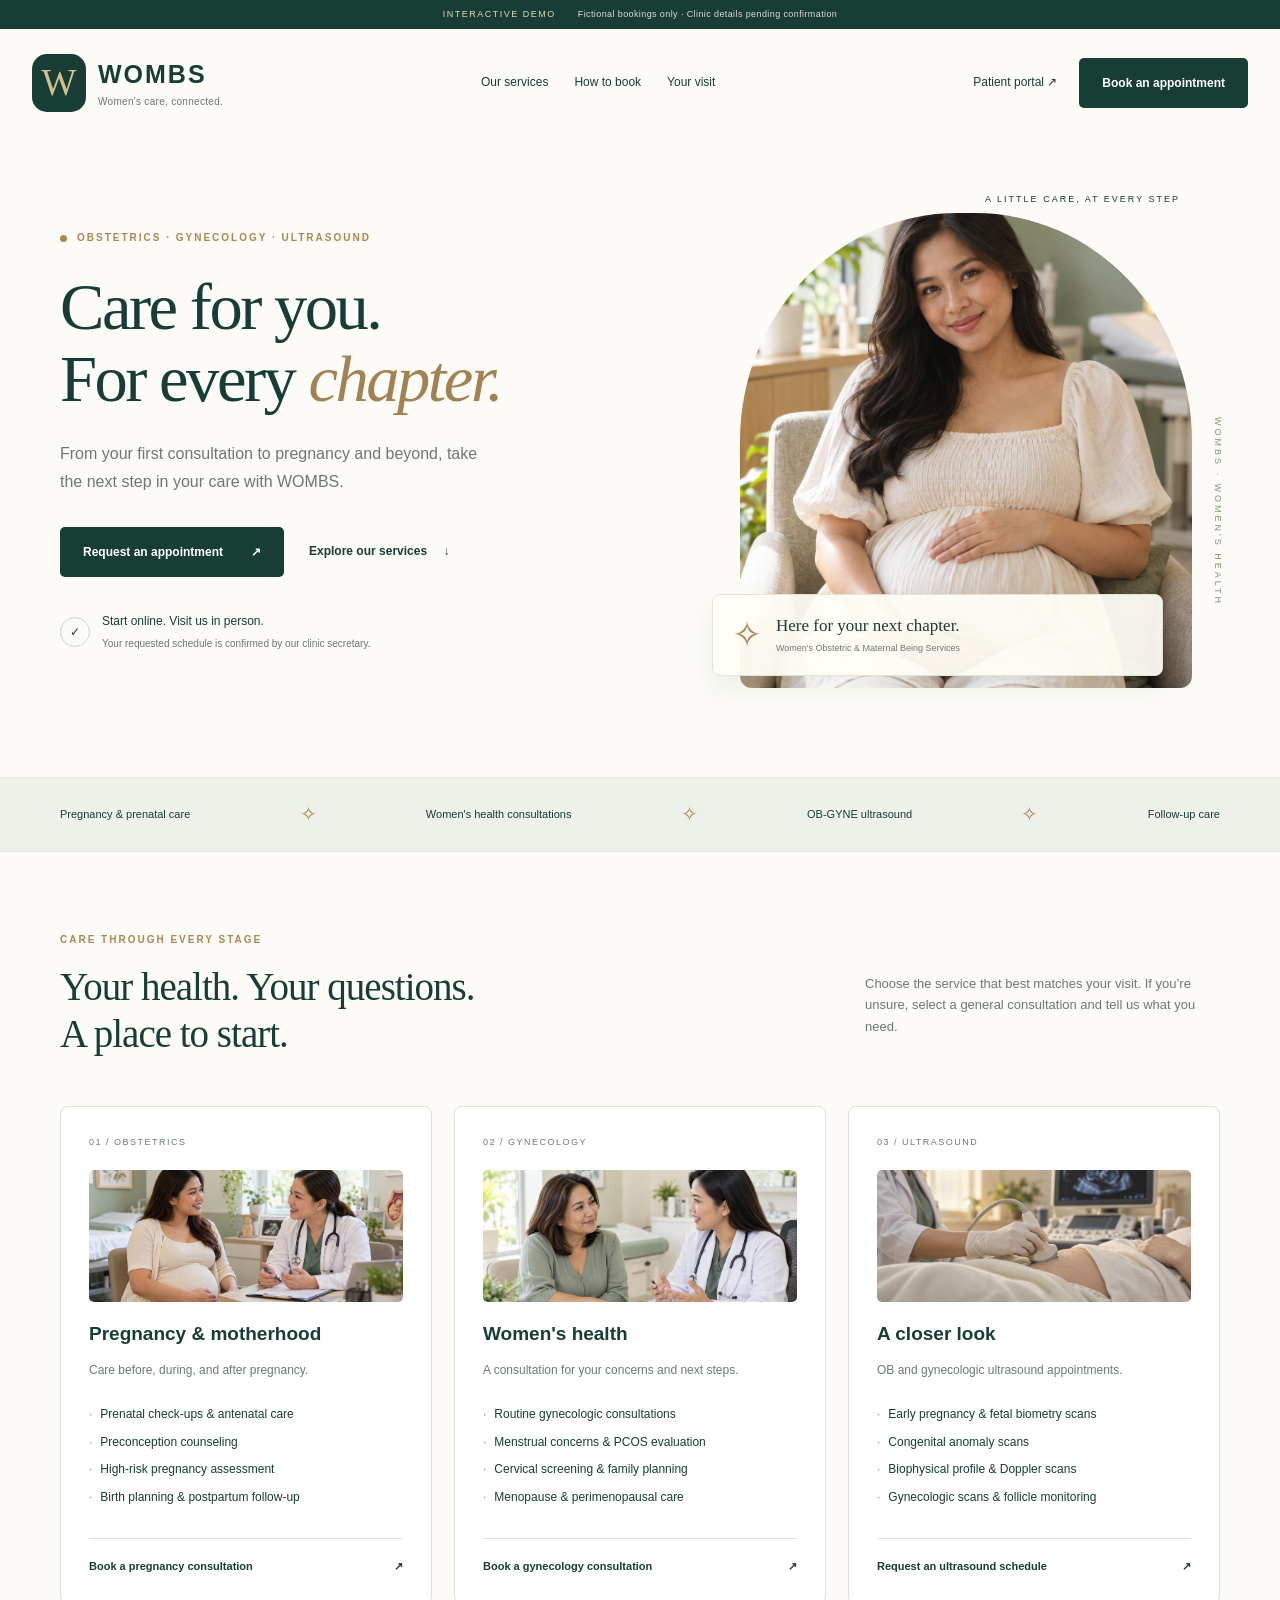
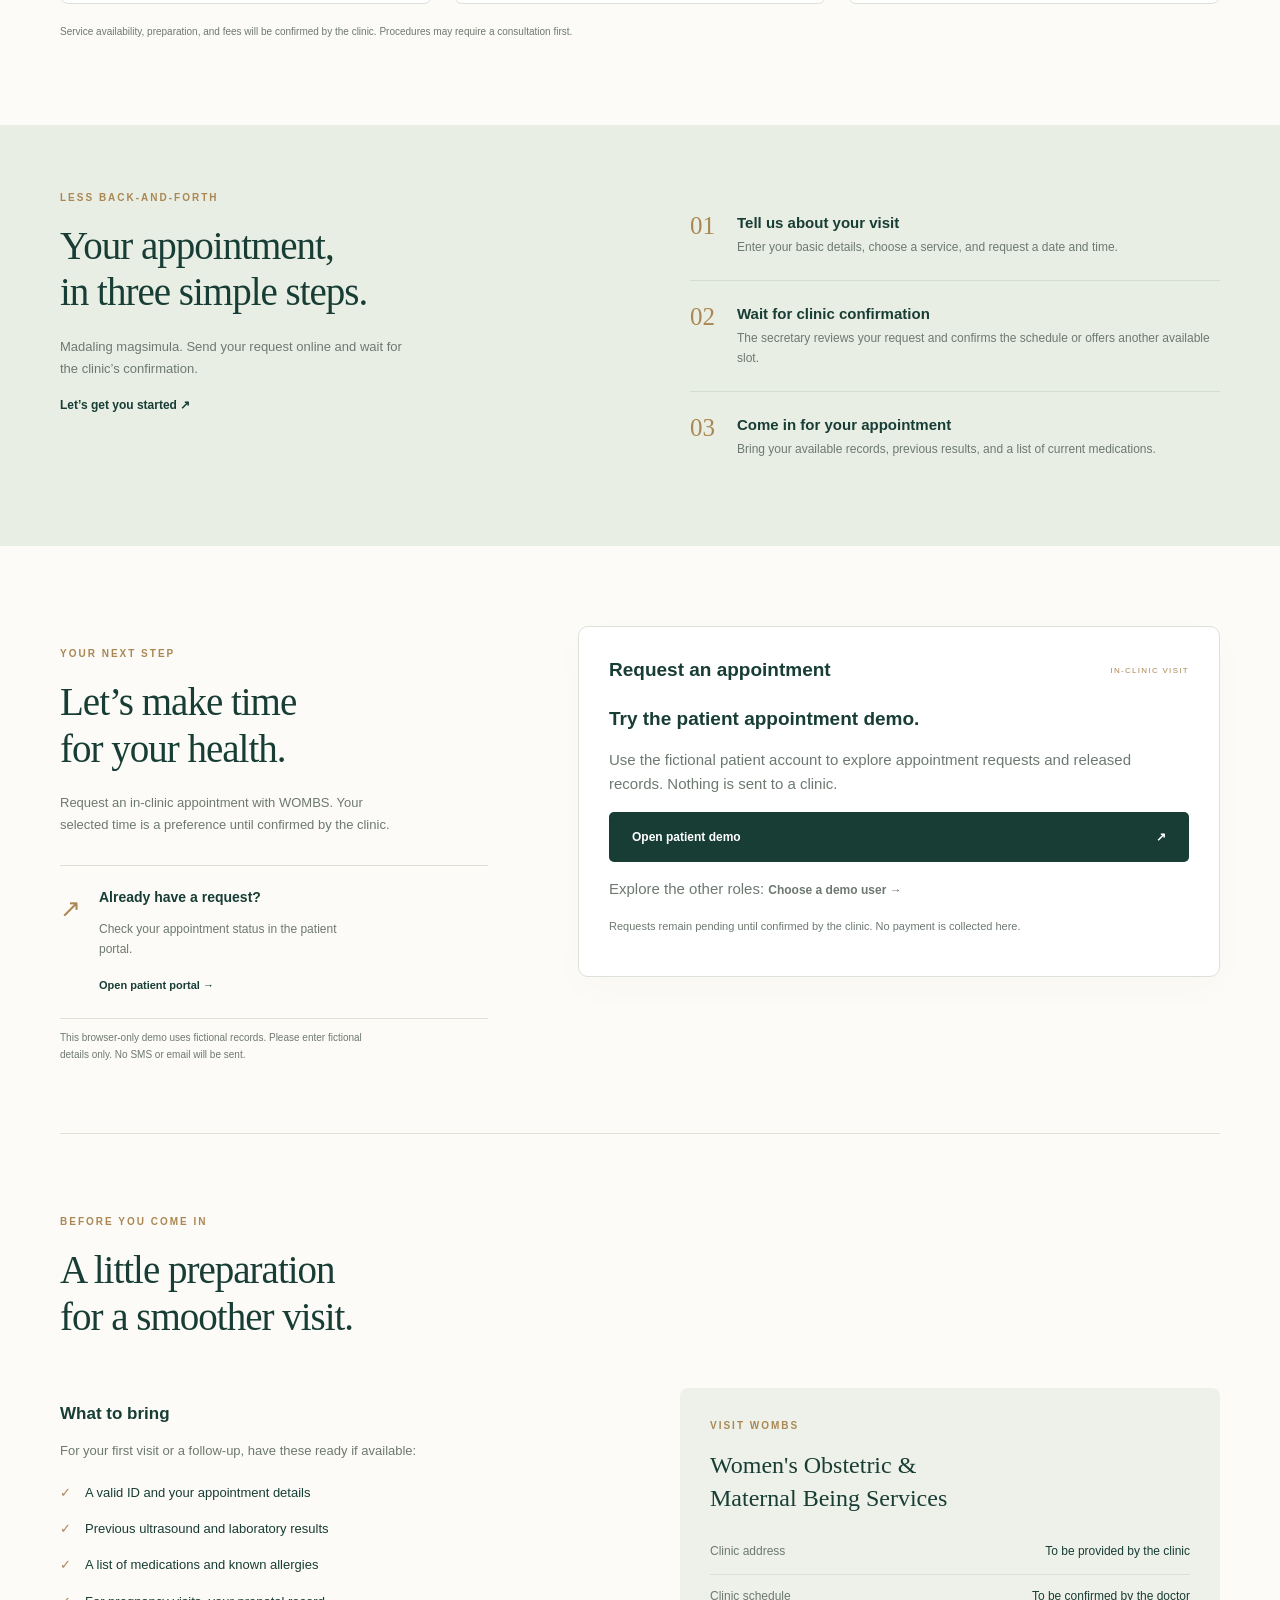
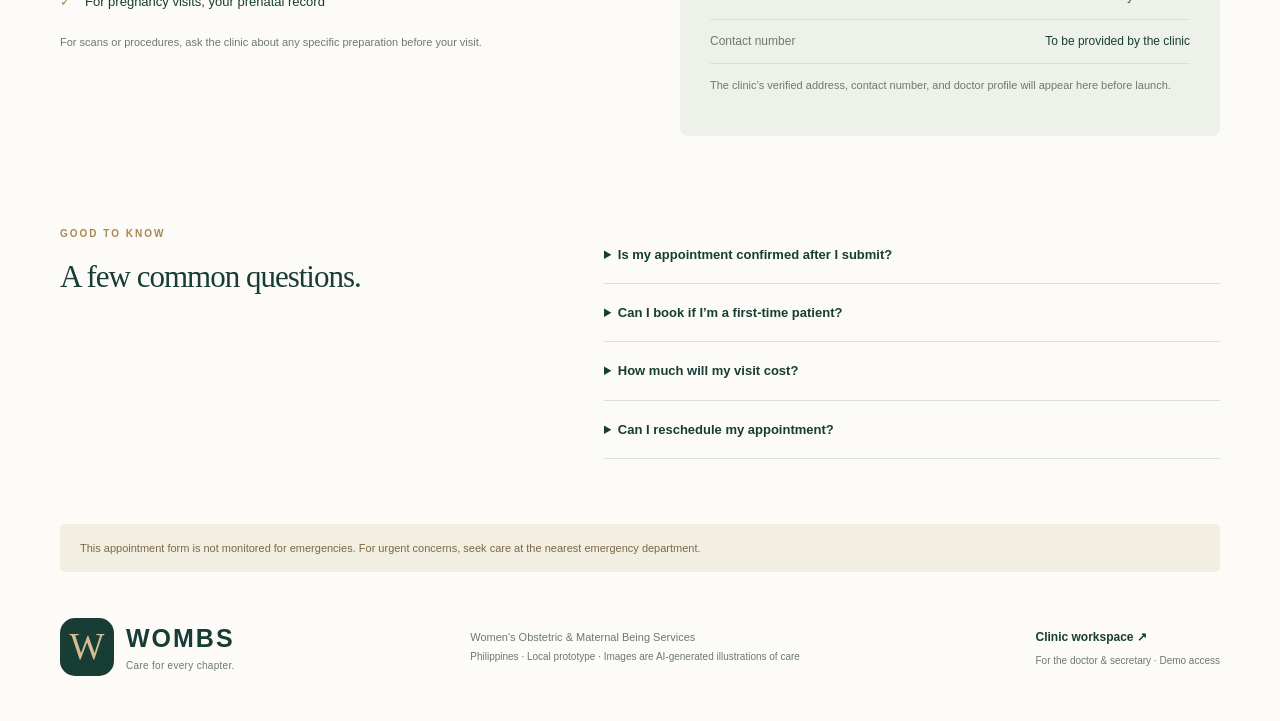
<file: index.html>
<!doctype html><html lang="en-PH"><head><meta charset="utf-8"><meta name="viewport" content="width=device-width,initial-scale=1"><meta name="theme-color" content="#183d37"><meta name="description" content="Get started with a WOMBS OB-GYNE appointment. Explore women's health, pregnancy care, and ultrasound services."><title>WOMBS · Care for every chapter</title><link rel="stylesheet" href="landing.css?v=8"><link rel="manifest" href="manifest.webmanifest"><link rel="stylesheet" href="tooltips.css?v=11"></head><body>
<div class="prototype-bar">INTERACTIVE DEMO <span>Fictional bookings only · Clinic details pending confirmation</span></div>
<header class="site-header"><a class="wordmark" href="#home" aria-label="WOMBS home"><b>W</b><span>WOMBS<small>Women's care, connected.</small></span></a><nav aria-label="Main navigation"><a href="#services">Our services</a><a href="#how-it-works">How to book</a><a href="#visit">Your visit</a></nav><div class="header-actions"><a class="portal" href="clinic.html?role=Patient">Patient portal ↗</a><a class="button dark" href="#appointment">Book an appointment</a></div></header>
<main><section class="hero wrap" id="home"><div class="hero-copy"><div class="eyebrow"><span></span> OBSTETRICS · GYNECOLOGY · ULTRASOUND</div><h1>Care for you.<br>For every <em>chapter.</em></h1><p>From your first consultation to pregnancy and beyond, take the next step in your care with WOMBS.</p><div class="hero-actions"><a class="button dark" href="#appointment">Request an appointment <span>↗</span></a><a class="text-link" href="#services">Explore our services <span>↓</span></a></div><div class="hero-note"><span class="mini-icon">✓</span><div>Start online. Visit us in person.<small>Your requested schedule is confirmed by our clinic secretary.</small></div></div></div><div class="hero-art"><span class="art-caption">A LITTLE CARE, AT EVERY STEP</span><img src="assets/wombs-hero-photo.png" alt="Illustrative image of a Filipina expectant mother in a clinic" fetchpriority="high" width="1024" height="1536"><div class="art-label"><span>✧</span><div>Here for your next chapter.<small>Women's Obstetric & Maternal Being Services</small></div></div><span class="vertical-label">WOMBS · WOMEN'S HEALTH</span></div></section>
<div class="care-strip"><div class="wrap"><span>Pregnancy & prenatal care</span><i>✧</i><span>Women's health consultations</span><i>✧</i><span>OB-GYNE ultrasound</span><i>✧</i><span>Follow-up care</span></div></div>
<section class="wrap section" id="services"><div class="section-heading"><div><div class="eyebrow">CARE THROUGH EVERY STAGE</div><h2>Your health. Your questions.<br>A place to start.</h2></div><p>Choose the service that best matches your visit. If you’re unsure, select a general consultation and tell us what you need.</p></div><div class="service-grid"><article class="service-card"><span class="service-no">01 / OBSTETRICS</span><img class="service-photo service-photo-obstetrics" src="assets/wombs-obstetrics-photo.png" alt="Illustrative prenatal consultation with a Filipina patient and female doctor" loading="lazy" width="1774" height="887"><h3>Pregnancy & motherhood</h3><p>Care before, during, and after pregnancy.</p><ul><li>Prenatal check-ups & antenatal care</li><li>Preconception counseling</li><li>High-risk pregnancy assessment</li><li>Birth planning & postpartum follow-up</li></ul><button data-service="Prenatal check-up">Book a pregnancy consultation <span>↗</span></button></article><article class="service-card"><span class="service-no">02 / GYNECOLOGY</span><img class="service-photo service-photo-gynecology" src="assets/wombs-gynecology-photo.png" alt="Illustrative women’s health consultation in a Philippine clinic setting" loading="lazy" width="1774" height="887"><h3>Women's health</h3><p>A consultation for your concerns and next steps.</p><ul><li>Routine gynecologic consultations</li><li>Menstrual concerns & PCOS evaluation</li><li>Cervical screening & family planning</li><li>Menopause & perimenopausal care</li></ul><button data-service="Routine gynecologic consultation">Book a gynecology consultation <span>↗</span></button></article><article class="service-card"><span class="service-no">03 / ULTRASOUND</span><img class="service-photo service-photo-ultrasound" src="assets/wombs-ultrasound-photo.png" alt="Illustrative pregnancy ultrasound examination" loading="lazy" width="1774" height="887"><h3>A closer look</h3><p>OB and gynecologic ultrasound appointments.</p><ul><li>Early pregnancy & fetal biometry scans</li><li>Congenital anomaly scans</li><li>Biophysical profile & Doppler scans</li><li>Gynecologic scans & follicle monitoring</li></ul><button data-service="Fetal biometry">Request an ultrasound schedule <span>↗</span></button></article></div><p class="section-footnote">Service availability, preparation, and fees will be confirmed by the clinic. Procedures may require a consultation first.</p></section>
<section class="booking-guide" id="how-it-works"><div class="wrap guide-layout"><div><div class="eyebrow">LESS BACK-AND-FORTH</div><h2>Your appointment,<br>in three simple steps.</h2><p>Madaling magsimula. Send your request online and wait for the clinic’s confirmation.</p><a class="text-link" href="#appointment">Let’s get you started ↗</a></div><ol class="steps"><li><span>01</span><div><h3>Tell us about your visit</h3><p>Enter your basic details, choose a service, and request a date and time.</p></div></li><li><span>02</span><div><h3>Wait for clinic confirmation</h3><p>The secretary reviews your request and confirms the schedule or offers another available slot.</p></div></li><li><span>03</span><div><h3>Come in for your appointment</h3><p>Bring your available records, previous results, and a list of current medications.</p></div></li></ol></div></section>
<section class="wrap section appointment-section" id="appointment"><div class="appointment-intro"><div class="eyebrow">YOUR NEXT STEP</div><h2>Let’s make time<br>for your health.</h2><p>Request an in-clinic appointment with WOMBS. Your selected time is a preference until confirmed by the clinic.</p><div class="request-note"><span>↗</span><div><h3>Already have a request?</h3><p>Check your appointment status in the patient portal.</p><a href="clinic.html?role=Patient">Open patient portal →</a></div></div><p class="demo-note">This browser-only demo uses fictional records. Please enter fictional details only. No SMS or email will be sent.</p></div><div class="booking-panel"><div class="form-title"><h3>Request an appointment</h3><span>IN-CLINIC VISIT</span></div><div class="account-cta"><h3>Try the patient appointment demo.</h3><p>Use the fictional patient account to explore appointment requests and released records. Nothing is sent to a clinic.</p><a class="button dark submit-button" href="account.html">Open patient demo <span>↗</span></a><p>Explore the other roles: <a class="text-link" href="account.html">Choose a demo user →</a></p><p class="small-text">Requests remain pending until confirmed by the clinic. No payment is collected here.</p></div></div></section>
<section class="wrap section visit-section" id="visit"><div class="section-heading"><div><div class="eyebrow">BEFORE YOU COME IN</div><h2>A little preparation<br>for a smoother visit.</h2></div></div><div class="visit-grid"><div class="visit-checklist"><h3>What to bring</h3><p>For your first visit or a follow-up, have these ready if available:</p><ul><li>A valid ID and your appointment details</li><li>Previous ultrasound and laboratory results</li><li>A list of medications and known allergies</li><li>For pregnancy visits, your prenatal record</li></ul><p class="small-text">For scans or procedures, ask the clinic about any specific preparation before your visit.</p></div><div class="clinic-details"><span class="eyebrow">VISIT WOMBS</span><h3>Women's Obstetric &<br>Maternal Being Services</h3><dl><div><dt>Clinic address</dt><dd>To be provided by the clinic</dd></div><div><dt>Clinic schedule</dt><dd>To be confirmed by the doctor</dd></div><div><dt>Contact number</dt><dd>To be provided by the clinic</dd></div></dl><p class="small-text">The clinic’s verified address, contact number, and doctor profile will appear here before launch.</p></div></div></section>
<section class="wrap faq-section"><div><div class="eyebrow">GOOD TO KNOW</div><h2>A few common questions.</h2></div><div class="faqs"><details><summary>Is my appointment confirmed after I submit?</summary><p>No. It starts as a pending request. The clinic secretary must confirm your schedule. You can check the status in the patient portal.</p></details><details><summary>Can I book if I’m a first-time patient?</summary><p>Yes. Start with your basic details and the service you need. The clinic will guide you on anything else needed for your first visit.</p></details><details><summary>How much will my visit cost?</summary><p>Fees depend on the consultation, scan, or procedure. Ask the clinic to confirm the applicable fee before your visit. This prototype does not collect payments.</p></details><details><summary>Can I reschedule my appointment?</summary><p>You can request a schedule change through the patient portal. The new schedule remains pending until the clinic confirms it.</p></details></div></section>
<div class="emergency-note wrap">This appointment form is not monitored for emergencies. For urgent concerns, seek care at the nearest emergency department.</div></main><footer class="site-footer wrap"><a class="wordmark" href="#home"><b>W</b><span>WOMBS<small>Care for every chapter.</small></span></a><p>Women's Obstetric & Maternal Being Services<br><small>Philippines · Local prototype · Images are AI-generated illustrations of care</small></p><div><a href="clinic.html?role=Doctor">Clinic workspace ↗</a><small>For the doctor & secretary · Demo access</small></div></footer><script src="landing.js?v=8"></script><script src="tooltips.js?v=11"></script></body></html>
</file>
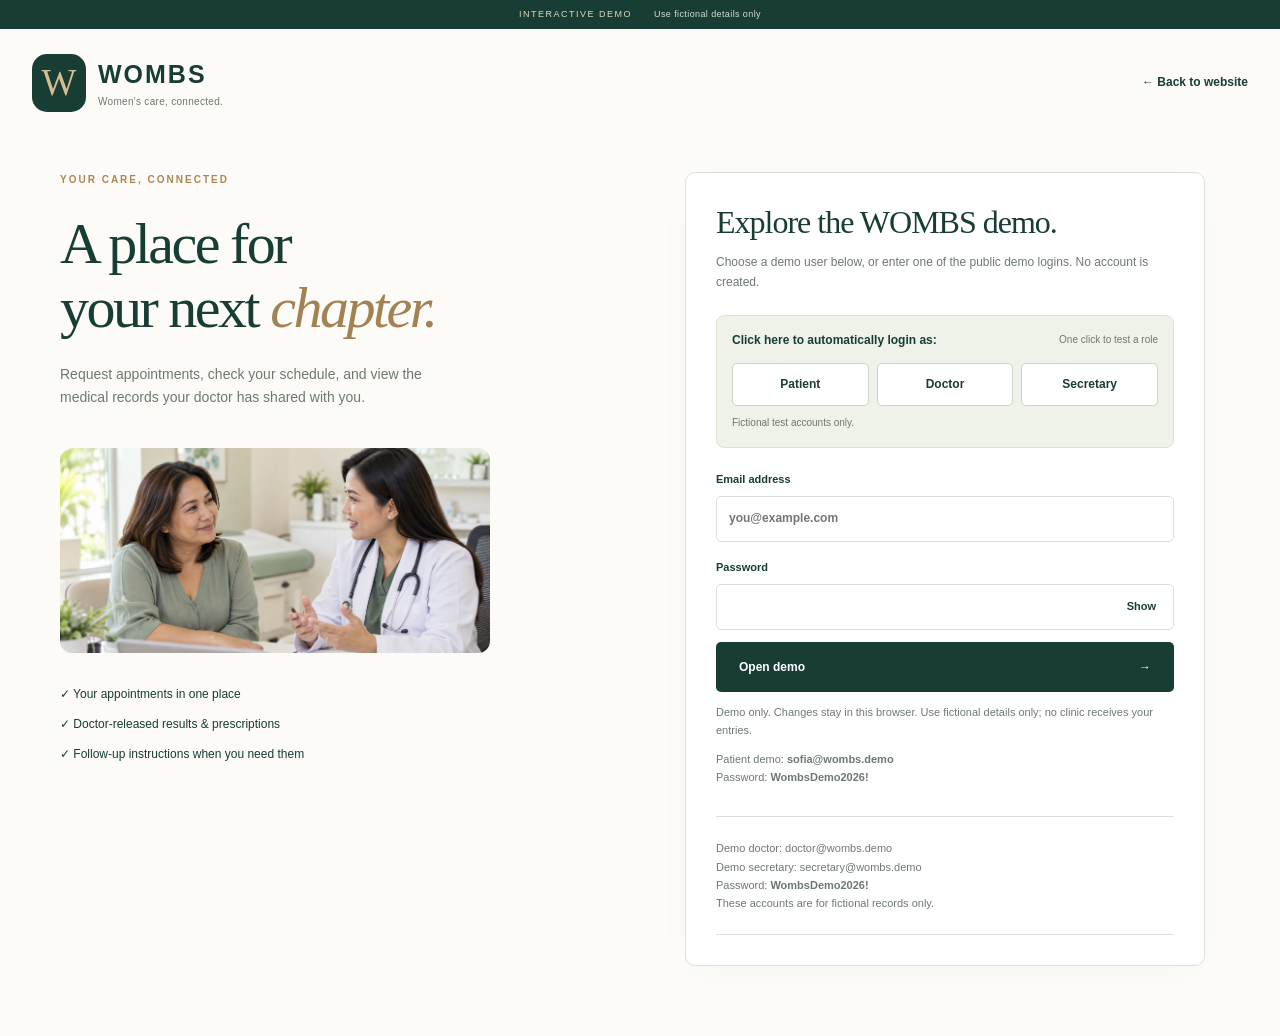
<file: account.html>
<!doctype html><html lang="en-PH"><head><meta charset="utf-8"><meta name="viewport" content="width=device-width,initial-scale=1"><meta name="theme-color" content="#183d37"><link rel="stylesheet" href="landing.css?v=8"><link rel="stylesheet" href="auth.css?v=10"><title>WOMBS · Patient account</title><link rel="stylesheet" href="tooltips.css?v=11"></head><body><div class="prototype-bar">INTERACTIVE DEMO <span>Use fictional details only</span></div><header class="site-header"><a class="wordmark" href="index.html"><b>W</b><span>WOMBS<small>Women's care, connected.</small></span></a><a class="text-link" href="index.html">← Back to website</a></header><main class="auth-layout wrap"><section class="auth-intro"><div class="eyebrow">YOUR CARE, CONNECTED</div><h1>A place for<br>your next <em>chapter.</em></h1><p>Request appointments, check your schedule, and view the medical records your doctor has shared with you.</p><img src="assets/wombs-gynecology-photo.png" alt="Illustrative women's health consultation"><div class="auth-benefits"><span>✓ Your appointments in one place</span><span>✓ Doctor-released results & prescriptions</span><span>✓ Follow-up instructions when you need them</span></div></section><section class="booking-panel auth-panel"><div id="auth-tabs" class="auth-tabs"><button type="button" id="login-tab">Log in</button><button type="button" id="register-tab">Create account</button></div><h2 id="auth-title">Welcome back.</h2><p id="auth-subtitle">Log in to your patient account.</p><section class="demo-quick-login" aria-label="Demo quick login"><div><strong>Click here to automatically login as:</strong><small>One click to test a role</small></div><div class="demo-login-buttons"><button type="button" data-demo-role="patient">Patient</button><button type="button" data-demo-role="doctor">Doctor</button><button type="button" data-demo-role="secretary">Secretary</button></div><p>Fictional test accounts only.</p></section><form id="auth-form"><div id="registration-fields" hidden><label>Full name<input name="name" autocomplete="name" maxlength="100"></label><div class="form-grid"><label>Date of birth<input name="dob" type="date"></label><label>Philippine mobile number<input name="phone" type="tel" autocomplete="tel" placeholder="09XXXXXXXXX" pattern="09[0-9 ]{9,13}"></label></div></div><label>Email address<input name="email" type="email" autocomplete="username" required maxlength="254" placeholder="you@example.com"></label><label>Password<div class="password-field"><input name="password" type="password" autocomplete="current-password" required maxlength="128"><button type="button" id="show-password" aria-label="Show password">Show</button></div><small id="password-help" hidden>Use at least 10 characters. Do not reuse a real password in this prototype.</small></label><label id="confirm-field" hidden>Confirm password<input name="confirm" type="password" autocomplete="new-password" maxlength="128"></label><label id="registration-consent" class="check" hidden><input name="acknowledge" type="checkbox"><span>I understand this is a local prototype and will use fictional information only.</span></label><p class="auth-error" id="auth-error" role="alert"></p><button class="button dark submit-button" id="auth-submit" type="submit">Log in <span>→</span></button></form><p class="small-text" id="linking-note" hidden>Already a clinic patient? Your existing medical chart must be verified and linked by clinic staff. Registration creates a new record and does not claim existing records.</p><p class="small-text">Accounts and records stay in this computer’s local database. Email verification and password recovery are not connected yet.</p><p class="small-text demo-account">Patient demo: <strong>sofia@wombs.demo</strong><br>Password: <strong>WombsDemo2026!</strong></p><a href="account.html?mode=staff" class="staff-access">Clinic staff demo login →</a><div id="staff-help" class="request-note" hidden><p>Demo doctor: doctor@wombs.demo<br>Demo secretary: secretary@wombs.demo<br>Password: <strong>WombsDemo2026!</strong><br>These accounts are for fictional records only.</p></div></section></main><script src="auth.js?v=10"></script><script src="tooltips.js?v=11"></script></body></html>
</file>
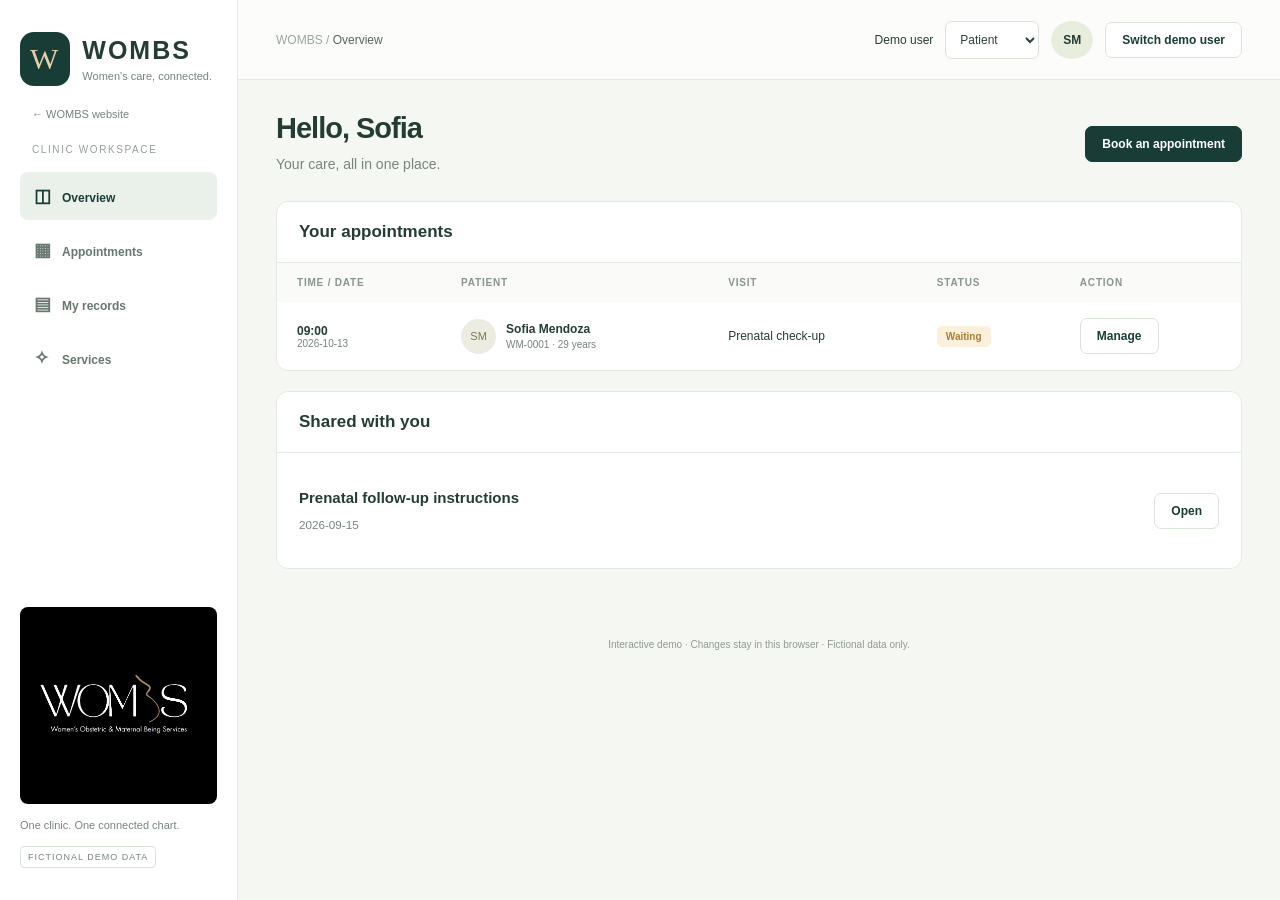
<file: clinic.html>
<!doctype html><html lang="en"><head><meta charset="utf-8"><meta name="viewport" content="width=device-width,initial-scale=1"><meta name="theme-color" content="#183d37"><link rel="manifest" href="manifest.webmanifest"><link rel="stylesheet" href="style.css?v=9"><title>WOMBS · Clinic workspace</title><link rel="stylesheet" href="tooltips.css?v=11"></head><body><aside><div class="brand"><span class="brandmark">W</span><div>WOMBS<small>Women's care, connected.</small></div></div><a class="clinic-home" href="index.html">← WOMBS website</a><div class="workspace">CLINIC WORKSPACE</div><nav id="nav"></nav><div class="sidefoot"><img src="assets/wombs-logo.jpeg" alt="WOMBS — Women's Obstetric & Maternal Being Services"><p>One clinic. One connected chart.</p><span class="demo">FICTIONAL DEMO DATA</span></div></aside><div class="shell"><header><div class="breadcrumb">WOMBS / <span id="crumb">Overview</span></div><div class="role"><label for="role">Preview as</label><select id="role"><option>Doctor</option><option>Secretary</option><option>Patient</option></select><span class="avatar" id="avatar">DR</span></div></header><main id="main"></main><footer>Interactive demo · Changes stay in this browser · Fictional data only.</footer></div><dialog id="modal"></dialog><div id="toast" role="status"></div><script src="portal-bootstrap.js?v=9"></script><script src="tooltips.js?v=11"></script></body></html>
</file>
<file: landing.css>
:root{--ink:#173d35;--muted:#6d7970;--gold:#aa8753;--paper:#fcfbf7;--line:#dce2d7}*{box-sizing:border-box}html{scroll-behavior:smooth;scroll-padding-top:95px}body{margin:0;background:var(--paper);color:var(--ink);font:15px/1.65 Arial,sans-serif}a{color:inherit;text-decoration:none}button,input,select{font:inherit}button,a,input,select,summary{ -webkit-tap-highlight-color:transparent}a:focus-visible,button:focus-visible,summary:focus-visible{outline:3px solid var(--gold);outline-offset:5px}.wrap{width:min(1160px,calc(100% - 80px));margin:auto}.prototype-bar{background:var(--ink);color:#e2d8bb;text-align:center;font-size:9px;letter-spacing:1.5px;padding:7px}.prototype-bar span{color:#d6ded7;letter-spacing:.4px;margin-left:18px}.site-header{display:flex;align-items:center;justify-content:space-between;gap:24px;padding:25px 0;width:min(1240px,calc(100% - 64px));margin:auto}.wordmark{display:flex;align-items:center;gap:12px;flex-shrink:0}.wordmark>b{font:37px Georgia;background:var(--ink);color:#d6bd91;width:54px;height:58px;display:grid;place-items:center;border-radius:15px}.wordmark>span{font-size:25px;font-weight:bold;letter-spacing:2px;line-height:1.3}.wordmark small{display:block;font-size:10px;font-weight:normal;letter-spacing:.3px;color:var(--muted);margin-top:4px}.site-header nav{display:flex;gap:26px;font-size:12px}.site-header nav a:hover,.portal:hover{color:var(--gold)}.header-actions{display:flex;gap:22px;align-items:center;font-size:12px}.button{display:inline-flex;align-items:center;justify-content:center;gap:28px;padding:15px 22px;border-radius:5px;border:1px solid transparent;font-size:12px;font-weight:bold;cursor:pointer;line-height:1.5}.dark{background:var(--ink);color:white}.dark:hover{background:#2c5146}.hero{display:grid;grid-template-columns:1.1fr 1fr;align-items:center;gap:35px;padding-top:35px;padding-bottom:66px;min-height:640px}.eyebrow{font-size:10px;font-weight:bold;letter-spacing:2px;color:var(--gold);display:flex;gap:10px;align-items:center}.eyebrow>span{width:7px;height:7px;border-radius:50%;background:var(--gold)}h1{font:normal clamp(48px,5.2vw,76px)/1.09 Georgia,serif;letter-spacing:-2.5px;margin:24px 0}h1 em{color:#a28152;font-weight:normal}h2{font:normal 39px/1.2 Georgia,serif;letter-spacing:-1px;margin:16px 0 20px}h3{font-size:19px;line-height:1.4;margin:14px 0}p{color:var(--muted)}.hero-copy>p{max-width:420px;font-size:16px;line-height:1.8}.hero-actions{display:flex;align-items:center;gap:25px;margin:30px 0 35px}.text-link{font-size:12px;font-weight:bold;white-space:nowrap}.text-link span{margin-left:13px}.hero-note{display:flex;align-items:center;gap:12px;font-size:12px}.hero-note small{display:block;font-size:10px;color:var(--muted);margin-top:4px}.mini-icon{border:1px solid #cbd7c7;border-radius:50%;width:30px;height:30px;display:grid;place-items:center}.hero-art{position:relative;max-width:480px;margin-left:auto;width:100%;padding:26px 28px 0 0}.hero-art>img{width:100%;height:475px;object-fit:cover;border-radius:48% 48% 12px 12px}.art-caption{position:absolute;top:5px;right:40px;font-size:9px;letter-spacing:2px}.vertical-label{position:absolute;right:-5px;top:230px;writing-mode:vertical-rl;font-size:9px;letter-spacing:3px;color:#819177}.art-label{position:absolute;bottom:20px;left:-28px;right:57px;background:#fffef7ef;border:1px solid #e2e3d5;box-shadow:0 12px 30px #1f382411;display:flex;align-items:center;gap:14px;padding:19px;border-radius:8px;font:17px Georgia}.art-label>span{font-size:36px;color:var(--gold)}.art-label small{display:block;font:9px Arial;margin-top:7px;color:var(--muted)}.care-strip{background:#eef1e9;border-top:1px solid #e3e7dc;border-bottom:1px solid #e3e7dc}.care-strip>div{display:flex;justify-content:space-between;align-items:center;gap:20px;padding:20px 0;font-size:11px}.care-strip i{font-style:normal;color:var(--gold);font-size:20px}.section{padding-top:80px;padding-bottom:60px}.section-heading{display:flex;justify-content:space-between;gap:40px;align-items:center;margin-bottom:28px}.section-heading>p{max-width:355px;font-size:13px}.service-grid{display:grid;grid-template-columns:repeat(3,1fr);gap:22px}.service-card{background:white;border:1px solid var(--line);border-radius:8px;padding:28px;display:flex;flex-direction:column}.service-no{font-size:9px;letter-spacing:1.5px;color:var(--muted)}.service-symbol{font-size:38px;color:var(--gold);margin:24px 0 2px;height:50px}.service-card>p{font-size:12px;margin:0}.service-card ul{padding:0;list-style:none;font-size:12px;line-height:2.3;margin:20px 0 26px}.service-card li:before{content:'·';color:var(--gold);margin-right:8px}.service-card button{margin-top:auto;background:none;border:0;border-top:1px solid var(--line);padding:18px 0 0;display:flex;justify-content:space-between;gap:8px;text-align:left;font-size:11px;color:var(--ink);font-weight:bold;cursor:pointer}.section-footnote{font-size:10px;margin-top:20px}.booking-guide{background:#e9eee4;margin-top:15px}.guide-layout{display:grid;grid-template-columns:1fr 1fr;gap:100px;padding:65px 0}.guide-layout>div>p{max-width:350px;font-size:13px}.steps{list-style:none;padding:0;margin:0}.steps li{display:flex;gap:22px;padding:22px 0;border-bottom:1px solid #d4decf}.steps li:last-child{border:0}.steps li>span{font:25px Georgia;color:var(--gold)}.steps h3{font-size:15px;margin:0 0 5px}.steps p{font-size:12px;margin:0}.appointment-section{display:grid;grid-template-columns:.8fr 1.2fr;gap:90px;align-items:start}.appointment-intro{padding-top:20px}.appointment-intro>p{font-size:13px;max-width:330px}.request-note{display:flex;gap:18px;border-top:1px solid var(--line);border-bottom:1px solid var(--line);padding:22px 0;margin-top:30px}.request-note>span{font-size:25px;color:var(--gold)}.request-note h3{font-size:14px;margin:0}.request-note p{font-size:12px;max-width:250px}.request-note a{font-size:11px;font-weight:bold}.demo-note{font-size:10px!important;line-height:1.7}.booking-panel{background:white;border:1px solid var(--line);padding:30px;border-radius:10px;box-shadow:0 12px 40px #173d3505}.form-title{display:flex;justify-content:space-between;align-items:center;margin-bottom:22px}.form-title h3{margin:0}.form-title>span{font-size:8px;letter-spacing:1.3px;color:var(--gold)}.form-grid{display:grid;grid-template-columns:1fr 1fr;gap:18px}label{font-size:11px;font-weight:bold}label input:not([type=checkbox]),label select{display:block;width:100%;padding:12px;margin-top:8px;border:1px solid #dce2d7;border-radius:5px;background:#fff;color:var(--ink);font-size:12px;min-height:43px}label small{font-size:9px;font-weight:normal;color:var(--muted);display:block;margin-top:6px}.time-note{font-size:10px;margin-top:18px}.check{display:flex;align-items:start;gap:9px;font-size:10px;font-weight:normal;line-height:1.6;margin-top:20px}.check input{accent-color:var(--ink)}.submit-button{width:100%;justify-content:space-between}#form-error{font-size:11px;color:#a54138}#booking-success{padding:15px 0}#booking-success h3{font:28px Georgia}#booking-success p{font-size:13px}.visit-section{border-top:1px solid var(--line)}.visit-grid{display:grid;grid-template-columns:1fr 1fr;gap:80px}.visit-checklist h3{font-size:17px}.visit-checklist p{font-size:13px;max-width:430px}.visit-checklist ul{list-style:none;padding:0;font-size:13px;line-height:2.8}.visit-checklist li:before{content:'✓';color:var(--gold);margin-right:14px}.small-text{font-size:11px!important;color:var(--muted)}.clinic-details{padding:30px;background:#eef1e9;border-radius:8px}.clinic-details h3{font:24px/1.4 Georgia}.clinic-details dl{font-size:12px}.clinic-details dl>div{display:flex;justify-content:space-between;gap:20px;padding:12px 0;border-bottom:1px solid #d8e1d3}.clinic-details dt{color:var(--muted)}.clinic-details dd{margin:0;text-align:right}.faq-section{display:grid;grid-template-columns:.9fr 1.1fr;gap:40px;padding-top:30px;padding-bottom:65px}.faq-section h2{font-size:31px}.faqs details{border-bottom:1px solid var(--line);padding:18px 0;font-size:13px}.faqs summary{cursor:pointer;font-weight:bold}.faqs p{font-size:12px}.emergency-note{background:#f3eee2;border-radius:5px;font-size:11px;padding:15px 20px;color:#7c6845}.site-footer{display:flex;justify-content:space-between;align-items:center;gap:30px;padding:45px 0}.site-footer p{font-size:11px}.site-footer small{font-size:10px;color:var(--muted)}.site-footer>div>a{font-size:12px;font-weight:bold}.site-footer>div>small{display:block;margin-top:5px}@media(max-width:1050px){.site-header nav{display:none}.wrap{width:calc(100% - 48px)}.hero{gap:20px}.hero-actions{flex-wrap:wrap;gap:18px}.hero-art>img{height:440px}.appointment-section{gap:35px}.guide-layout{gap:50px}.service-card{padding:22px}.visit-grid{gap:35px}.art-label{left:0;font-size:15px;right:40px}}@media(max-width:700px){.prototype-bar{font-size:8px}.prototype-bar span{display:none}.site-header{padding:18px 0;width:calc(100% - 32px)}.wordmark>span{font-size:21px}.wordmark>b{width:43px;height:48px;font-size:29px}.header-actions>.button{display:none}.header-actions{gap:0}.portal{font-size:11px}.hero{grid-template-columns:1fr;padding-top:30px;padding-bottom:35px}.wrap{width:calc(100% - 36px)}h1{font-size:57px}.hero-copy>p{font-size:14px}.hero-art{max-width:380px;margin:15px auto 0;padding-right:20px}.hero-art>img{height:350px}.art-caption{font-size:8px}.hero-note{font-size:11px}.hero-note small{font-size:9px}.hero-actions{margin:25px 0}.care-strip>div{flex-wrap:wrap;justify-content:center;gap:8px 15px;font-size:9px}.care-strip i:nth-of-type(2){display:none}.section{padding-top:48px;padding-bottom:35px}.section-heading{display:block;margin-bottom:24px}.section-heading>p{max-width:100%}h2{font-size:34px}.service-grid,.guide-layout,.appointment-section,.visit-grid,.faq-section{grid-template-columns:1fr}.service-grid{gap:14px}.service-symbol{margin:15px 0 0}.service-card ul{margin:12px 0 20px}.guide-layout{gap:18px;padding:40px 0}.appointment-section{gap:20px}.booking-panel{padding:22px}.form-grid{gap:15px 12px}.form-title{display:block}.form-title>span{display:block;margin-top:6px}.form-grid input,.form-grid select{min-width:0}.appointment-intro>p{max-width:100%}.request-note{margin-top:20px}.visit-grid{gap:20px}.clinic-details{padding:24px}.faq-section{gap:10px;padding:20px 0 40px}.site-footer{flex-wrap:wrap;gap:15px;padding:30px 0}.site-footer>p{max-width:180px}.site-footer>div{width:100%}.vertical-label{right:-2px}.art-label small{font-size:8px}}

/* Local photo assets for the hero and compact service banners. */
.hero-art>img{object-position:50% 40%}.service-photo{display:block;width:100%;height:132px;object-fit:cover;object-position:50% 40%;border-radius:5px;margin:20px 0 5px}.service-photo-ultrasound{object-position:50% 55%}@media(max-width:700px){.service-photo{height:145px;margin-top:18px}.hero-art>img{object-position:50% 37%}}
</file>
<file: tooltips.css>
.demo-tooltip{position:fixed;z-index:100000;box-sizing:border-box;width:max-content;max-width:min(290px,calc(100vw - 16px));padding:10px 13px;border:1px solid #42655b;border-radius:8px;background:#183d37;color:#fff;font:400 13px/1.5 Arial,sans-serif;letter-spacing:normal;text-transform:none;text-align:left;box-shadow:0 4px 16px #102d3526;pointer-events:none;overflow-wrap:anywhere}
@media(prefers-reduced-motion:no-preference){.demo-tooltip{animation:demo-tooltip-in .12s ease-out}@keyframes demo-tooltip-in{from{opacity:0}to{opacity:1}}}
</file>
<file: auth.css>
[hidden]{display:none!important}.auth-layout{display:grid;grid-template-columns:1fr 1fr;gap:90px;padding:35px 0 70px;align-items:start}.auth-intro h1{font-size:58px}.auth-intro>p{max-width:400px;font-size:14px}.auth-intro>img{width:100%;max-width:430px;border-radius:12px;aspect-ratio:2.1;object-fit:cover;margin-top:25px}.auth-benefits{display:grid;gap:10px;font-size:12px;margin-top:25px}.auth-panel{max-width:520px;width:100%}.auth-tabs{display:flex;border-bottom:1px solid var(--line);gap:20px;margin-bottom:26px}.auth-tabs button{background:none;border:0;padding:0 0 12px;font-size:13px;color:var(--muted);cursor:pointer}.auth-tabs button.active{color:var(--ink);border-bottom:2px solid var(--ink);font-weight:bold}.auth-panel h2{font-size:32px;margin:0}.auth-panel>p{font-size:12px}.auth-panel label:not(.check){display:block;margin-top:16px}.password-field{display:flex;position:relative}.password-field input{padding-right:60px!important}.password-field button{position:absolute;right:12px;top:20px;background:none;border:0;color:var(--ink);cursor:pointer;font-size:11px}.auth-error{color:#a54137;font-size:12px}.staff-access{font-size:11px;display:block;text-align:center;border-top:1px solid var(--line);padding-top:18px;margin-top:20px}.auth-panel .request-note p{font-size:11px;margin:0}.portal-loading{padding:80px 25px;text-align:center;color:#183d37}.auth-panel .form-grid{gap:12px}@media(max-width:750px){.auth-layout{grid-template-columns:1fr;gap:25px;padding-top:15px}.auth-intro h1{font-size:40px;margin:15px 0}.auth-intro>img,.auth-benefits{display:none}.auth-panel{max-width:none}.auth-layout{width:calc(100% - 32px)}}

.demo-quick-login{background:#eef2e9;border:1px solid #dce4d6;border-radius:8px;padding:15px;margin:22px 0}.demo-quick-login>div:first-child{display:flex;justify-content:space-between;gap:10px;align-items:center}.demo-quick-login strong{font-size:12px}.demo-quick-login small{font-size:10px;color:var(--muted)}.demo-login-buttons{display:grid;grid-template-columns:repeat(3,1fr);gap:8px;margin-top:12px}.demo-login-buttons button{border:1px solid #c9d6c2;background:white;border-radius:5px;color:var(--ink);padding:11px 5px;font-size:12px;font-weight:bold;cursor:pointer}.demo-login-buttons button:hover{background:#173d35;color:white}.demo-login-buttons button:disabled{opacity:.55;cursor:wait}.demo-quick-login p{font-size:10px;margin:9px 0 0}
</file>
<file: style.css>
:root{--green:#183d37;--gold:#b89761;--muted:#78847e;--line:#e4e9e4;--bg:#f5f7f3}*{box-sizing:border-box}body{margin:0;background:var(--bg);color:#253c34;font:14px 'DM Sans',Arial,sans-serif}aside{width:238px;position:fixed;inset:0 auto 0 0;background:#fff;border-right:1px solid var(--line);padding:32px 20px;display:flex;flex-direction:column}.brand{display:flex;align-items:center;gap:12px;font:800 25px Manrope,Arial;letter-spacing:2px}.brand small{display:block;font:11px 'DM Sans',Arial;letter-spacing:0;color:var(--muted);margin-top:5px}.brandmark{background:var(--green);color:#e5cfaa;border-radius:14px;padding:10px;font:30px Georgia}.workspace{font-size:10px;letter-spacing:1.6px;color:#95a197;margin:42px 12px 14px}nav button{width:100%;text-align:left;border:0;background:none;color:#68786e;padding:13px 14px;border-radius:8px;margin:3px 0;font:500 14px inherit;cursor:pointer}nav button.active{background:#eaf1ea;color:var(--green);font-weight:700}nav .ico{display:inline-block;width:28px;font-size:18px}.sidefoot{margin-top:auto;color:var(--muted);font-size:11px}.sidefoot img{width:100%;border-radius:8px}.demo{display:inline-block;border:1px solid #d8e2d7;border-radius:4px;padding:5px 7px;font-size:9px;letter-spacing:1px}.shell{margin-left:238px}header{height:80px;background:#ffffffb8;border-bottom:1px solid var(--line);display:flex;align-items:center;justify-content:space-between;padding:0 38px}.breadcrumb{font-size:12px;color:#9aa59e}.breadcrumb span{color:#54675c}.role{display:flex;align-items:center;gap:12px;font-size:12px}.avatar{border-radius:50%;background:#e8eede;padding:12px;font-weight:700}select,input,textarea{font:inherit;border:1px solid #dce3da;background:white;border-radius:7px;padding:10px;color:#284438}main{padding:32px 38px;max-width:1550px;margin:auto}h1{font:700 29px Manrope,Arial;margin:0 0 8px;letter-spacing:-1px}h2{font:700 17px Manrope,Arial;margin:0}h3{font-size:15px;margin:0 0 10px}p{line-height:1.6}.muted,small{color:var(--muted)}.heading{display:flex;justify-content:space-between;align-items:center;margin-bottom:26px;gap:16px}.heading p{margin:0;color:var(--muted)}button{font:600 12px 'DM Sans',Arial;cursor:pointer}.btn{border:1px solid #dbe4d9;border-radius:7px;background:white;padding:10px 16px;color:var(--green)}.btn.primary{background:var(--green);color:white;border-color:var(--green)}.btn.gold{background:#b89761;color:white;border-color:#b89761}.btn.danger{color:#b44a40}.actions{display:flex;gap:8px;flex-wrap:wrap}.stats{display:grid;grid-template-columns:repeat(4,1fr);gap:16px;margin-bottom:24px}.stat,.card{background:white;border:1px solid var(--line);border-radius:12px}.stat{padding:20px}.stat .label{font-size:12px;color:var(--muted)}.stat .num{font:700 30px Manrope;margin:10px 0}.stat small{font-size:11px}.grid{display:grid;grid-template-columns:minmax(0,1.8fr) minmax(260px,1fr);gap:22px}.card{overflow:hidden;margin-bottom:20px}.cardhead{padding:20px 22px;display:flex;justify-content:space-between;align-items:center;border-bottom:1px solid var(--line)}.cardbody{padding:22px}.pill{display:inline-block;padding:5px 9px;border-radius:5px;font-size:10px;font-weight:600;white-space:nowrap;background:#eef1ed;color:#667566}.pill.Confirmed,.pill.Signed,.pill.Paid,.pill.Completed{background:#eaf2e9;color:#4e7951}.pill.Waiting,.pill.Pending,.pill.Review{background:#faf0dc;color:#aa7e34}.pill.Consultation{background:#e9eef9;color:#5975a4}.pill.Cancelled{background:#fae8e4;color:#b55b50}table{border-collapse:collapse;width:100%;font-size:12px}th{text-align:left;font-size:10px;text-transform:uppercase;letter-spacing:.8px;color:#87958b;background:#fafbf8;padding:14px 20px}td{padding:16px 20px;border-bottom:1px solid #edf0ea}tr:last-child td{border:0}.person{display:flex;gap:10px;align-items:center}.initial{width:35px;height:35px;display:grid;place-items:center;border-radius:50%;background:#edece2;color:#827953;font-size:11px;flex-shrink:0}.person strong{display:block;font-size:12px}.person small{display:block;font-size:10px;margin-top:3px}.link{border:0;background:transparent;padding:0;color:#346859;text-align:left}.row{display:flex;align-items:center;justify-content:space-between;padding:14px 0;border-bottom:1px solid var(--line);gap:12px}.row:last-child{border:0}.eyebrow{font-size:10px;letter-spacing:1.3px;color:var(--gold);font-weight:700}.welcome{background:#e9efe3;border:1px solid #dae4d4;border-radius:12px;padding:24px;margin-bottom:24px}.welcome h2{font-size:22px}.welcome p{color:#728268;margin:8px 0}.tabs{display:flex;gap:4px;border-bottom:1px solid var(--line);margin-bottom:22px;overflow:auto}.tabs button{border:0;background:none;white-space:nowrap;padding:13px 16px;color:var(--muted)}.tabs button.active{color:var(--green);border-bottom:2px solid var(--green)}.charttop{display:flex;gap:18px;align-items:center}.charttop .initial{width:60px;height:60px;font-size:20px}.facts{display:flex;gap:26px;flex-wrap:wrap;font-size:12px;margin:18px 0}.facts span{display:block;color:var(--muted);font-size:10px;margin-bottom:5px}.notice{padding:12px 16px;border-radius:7px;background:#fbf4e5;font-size:12px;color:#8b703e;margin:16px 0}.formgrid{display:grid;grid-template-columns:1fr 1fr;gap:16px}label.field{display:block;font-size:12px;font-weight:600}label.field input,label.field select,label.field textarea{display:block;width:100%;margin-top:7px}textarea{min-height:96px;resize:vertical}.full{grid-column:1/-1}.timeline{border-left:2px solid #e1e7dc;margin-left:8px;padding-left:24px}.entry{position:relative;padding:0 0 25px}.entry:before{content:'';position:absolute;left:-31px;top:4px;width:10px;height:10px;border-radius:50%;background:var(--gold);border:2px solid white}.entry p{margin:8px 0;font-size:12px}.services{display:grid;grid-template-columns:repeat(3,1fr);gap:16px}.service{padding:20px;background:white;border:1px solid var(--line);border-radius:10px}.service h3{line-height:1.4}.service small{display:block;margin:10px 0}.search{width:260px}footer{text-align:center;font-size:10px;color:#8f9a92;padding:18px}dialog{width:min(600px,95vw);border:0;border-radius:14px;padding:26px;color:#253c34;box-shadow:0 25px 80px #0003}dialog::backdrop{background:#153a3655}dialog h2{margin-bottom:20px}dialog .actions{margin-top:22px;justify-content:flex-end}#toast{position:fixed;bottom:25px;right:25px;background:var(--green);color:white;border-radius:8px;padding:14px 20px;display:none;z-index:10}.empty{padding:35px;text-align:center;color:var(--muted)}.tablewrap{overflow:auto}@media(max-width:1000px){aside{width:190px;padding:25px 12px}.shell{margin-left:190px}main{padding:25px}.grid{grid-template-columns:1fr}.stats{gap:10px}.services{grid-template-columns:1fr 1fr}}@media(max-width:650px){aside{position:static;width:100%;padding:14px}.brand{font-size:20px}.workspace,.sidefoot{display:none}nav{display:flex;overflow:auto;margin-top:12px}nav button{width:auto;white-space:nowrap;padding:10px;font-size:12px}nav .ico{width:20px}.shell{margin:0}header{height:62px;padding:0 16px}.role label{display:none}main{padding:20px 14px}h1{font-size:24px}.heading{align-items:flex-start;flex-wrap:wrap}.stats{grid-template-columns:1fr 1fr}.stat{padding:15px}.services,.formgrid{grid-template-columns:1fr}.full{grid-column:auto}.cardhead,.cardbody{padding:16px}td,th{padding:12px}.search{width:100%}.facts{gap:18px}}

/* Structured clinical chart */
dialog{width:min(860px,96vw);max-height:90vh;overflow:auto} .cardbody .facts{display:grid;grid-template-columns:repeat(auto-fit,minmax(180px,1fr));gap:20px}.cardbody .facts>div{overflow-wrap:anywhere}.tabs{scrollbar-width:thin}.row>div:first-child{min-width:0}.row p{max-width:650px}.formgrid textarea{min-height:100px}@media(max-width:650px){.row{align-items:flex-start;flex-wrap:wrap}dialog{padding:20px}.cardbody .facts{grid-template-columns:1fr 1fr}}

.clinic-home{display:block;margin:22px 12px 0;color:#78847e;font-size:11px;text-decoration:none}.clinic-home+.workspace{margin-top:24px}

.portal-loading{padding:60px 20px;text-align:center}.role select:disabled{opacity:1;color:#284438}.role{flex-wrap:wrap}[inert]{opacity:.65;pointer-events:none}

/* Appointment service picker: expandable, non-selectable category headings. */
.service-field{font-size:12px;font-weight:600;min-width:0}.service-picker{margin-top:7px;border:1px solid #dce3da;border-radius:7px;background:#fff;font-weight:400}.service-picker>summary{padding:11px 32px 11px 12px;cursor:pointer;position:relative;list-style:none;overflow-wrap:anywhere}.service-picker>summary::-webkit-details-marker{display:none}.service-picker>summary:after{content:'⌄';position:absolute;right:12px;top:10px;color:#617367}.service-picker[open]>summary:after{content:'⌃'}.service-picker-menu{max-height:300px;overflow:auto;border-top:1px solid #dce3da;padding:6px;overscroll-behavior:contain}.service-group{border-bottom:1px solid #edf0ea}.service-group:last-child{border-bottom:0}.service-group>summary{padding:11px 8px;cursor:pointer;color:#284438;font-weight:600;font-size:12px}.service-group>summary span{float:right;color:#87958b;font-size:10px;font-weight:400;padding-top:2px}.service-subgroups{padding-left:12px;border-left:2px solid #e8eee3;margin-left:12px}.service-choice{display:block;width:100%;border:0;background:none;text-align:left;padding:10px 12px 10px 24px;border-radius:5px;color:#435c4e;font-weight:400;line-height:1.45}.service-choice:hover,.service-choice:focus-visible{background:#eaf1ea;color:#183d37;outline:2px solid #a9bfa4;outline-offset:-2px}.service-picker-hint{display:block;font-size:10px;margin-top:7px;font-weight:400}.service-picker summary:focus-visible{outline:2px solid #8ea885;outline-offset:-2px}
</file>
